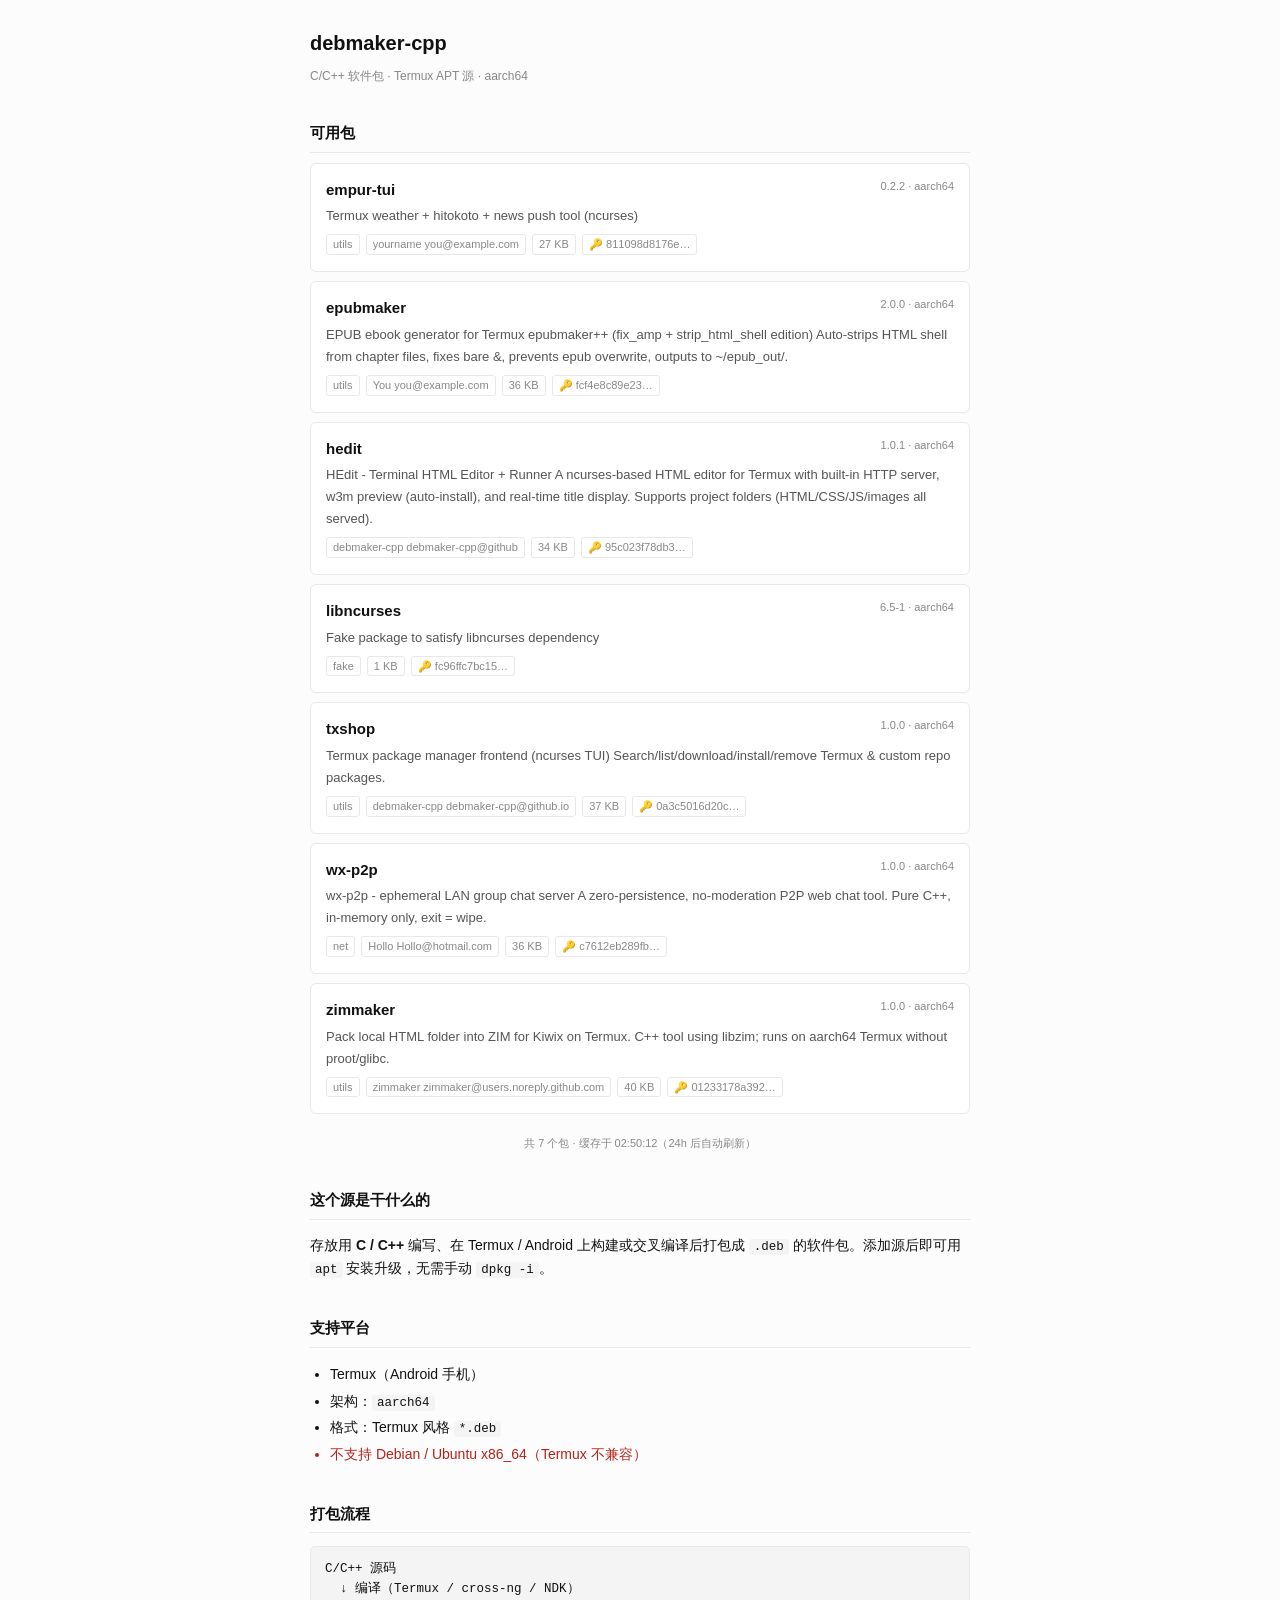
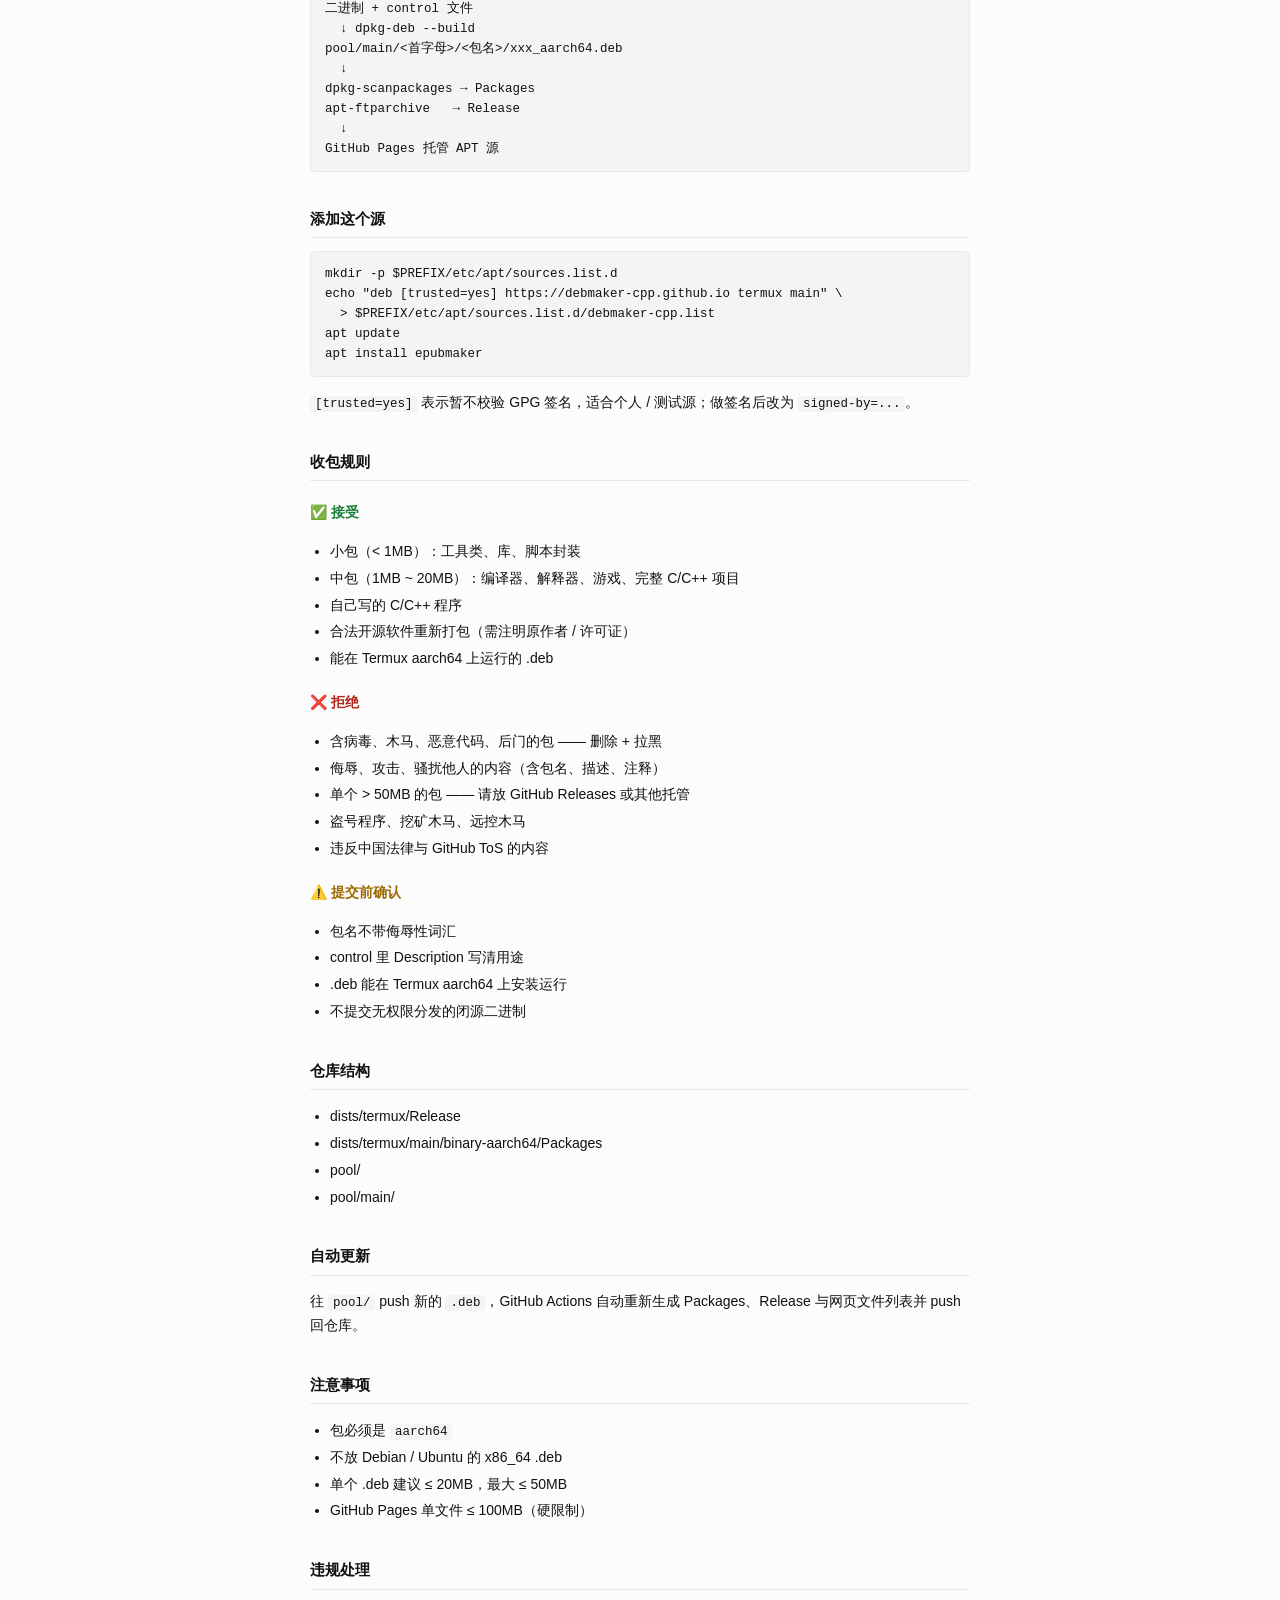
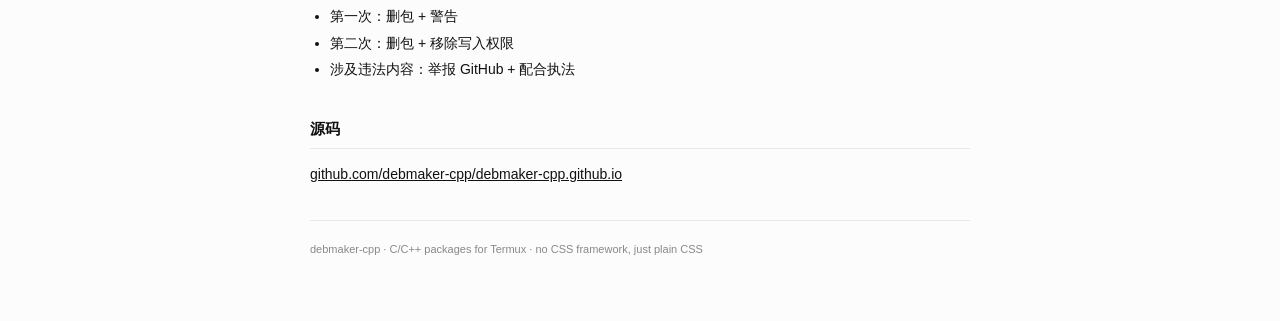
<file: index.html>
<!DOCTYPE html>
<html lang="zh-CN">
<head>
<meta charset="UTF-8">
<meta name="viewport" content="width=device-width,initial-scale=1">
<title>debmaker-cpp · Termux APT 源</title>
<link rel="stylesheet" type="text/css" href="style.css">
</head>
<body>
<div class="wrap">

  <h1>debmaker-cpp</h1>
  <div class="sub">C/C++ 软件包 · Termux APT 源 · aarch64</div>

  <div id="err"></div>

  <h2>可用包</h2>
  <div id="list"><div class="empty">加载中…</div></div>
  <div id="n"></div>

  <h2>这个源是干什么的</h2>
  <p>存放用 <b>C / C++</b> 编写、在 Termux / Android 上构建或交叉编译后打包成
  <code>.deb</code> 的软件包。添加源后即可用 <code>apt</code> 安装升级，无需手动
  <code>dpkg -i</code>。</p>

  <h2>支持平台</h2>
  <ul>
    <li>Termux（Android 手机）</li>
    <li>架构：<code>aarch64</code></li>
    <li>格式：Termux 风格 <code>*.deb</code></li>
    <li class="bad">不支持 Debian / Ubuntu x86_64（Termux 不兼容）</li>
  </ul>

  <h2>打包流程</h2>
<pre>C/C++ 源码
  ↓ 编译（Termux / cross-ng / NDK）
二进制 + control 文件
  ↓ dpkg-deb --build
pool/main/&lt;首字母&gt;/&lt;包名&gt;/xxx_aarch64.deb
  ↓
dpkg-scanpackages → Packages
apt-ftparchive   → Release
  ↓
GitHub Pages 托管 APT 源</pre>

  <h2>添加这个源</h2>
<pre>mkdir -p $PREFIX/etc/apt/sources.list.d
echo "deb [trusted=yes] https://debmaker-cpp.github.io termux main" \
  &gt; $PREFIX/etc/apt/sources.list.d/debmaker-cpp.list
apt update
apt install epubmaker</pre>
  <p><code>[trusted=yes]</code> 表示暂不校验 GPG 签名，适合个人 / 测试源；做签名后改为
  <code>signed-by=...</code>。</p>

  <h2>收包规则</h2>
  <h3 class="ok">✅ 接受</h3>
  <ul>
    <li>小包（&lt; 1MB）：工具类、库、脚本封装</li>
    <li>中包（1MB ~ 20MB）：编译器、解释器、游戏、完整 C/C++ 项目</li>
    <li>自己写的 C/C++ 程序</li>
    <li>合法开源软件重新打包（需注明原作者 / 许可证）</li>
    <li>能在 Termux aarch64 上运行的 .deb</li>
  </ul>
  <h3 class="bad">❌ 拒绝</h3>
  <ul>
    <li>含病毒、木马、恶意代码、后门的包 —— 删除 + 拉黑</li>
    <li>侮辱、攻击、骚扰他人的内容（含包名、描述、注释）</li>
    <li>单个 &gt; 50MB 的包 —— 请放 GitHub Releases 或其他托管</li>
    <li>盗号程序、挖矿木马、远控木马</li>
    <li>违反中国法律与 GitHub ToS 的内容</li>
  </ul>
  <h3 class="warn">⚠️ 提交前确认</h3>
  <ul>
    <li>包名不带侮辱性词汇</li>
    <li>control 里 Description 写清用途</li>
    <li>.deb 能在 Termux aarch64 上安装运行</li>
    <li>不提交无权限分发的闭源二进制</li>
  </ul>

  <h2>仓库结构</h2>
  <ul>
    <li>dists/termux/Release</li>
    <li>dists/termux/main/binary-aarch64/Packages</li>
    <li>pool/</li>
    <li>pool/main/</li>
  </ul>

  <h2>自动更新</h2>
  <p>往 <code>pool/</code> push 新的 <code>.deb</code>，GitHub Actions 自动重新生成
  Packages、Release 与网页文件列表并 push 回仓库。</p>

  <h2>注意事项</h2>
  <ul>
    <li>包必须是 <code>aarch64</code></li>
    <li>不放 Debian / Ubuntu 的 x86_64 .deb</li>
    <li>单个 .deb 建议 ≤ 20MB，最大 ≤ 50MB</li>
    <li>GitHub Pages 单文件 ≤ 100MB（硬限制）</li>
  </ul>

  <h2>违规处理</h2>
  <ul>
    <li>第一次：删包 + 警告</li>
    <li>第二次：删包 + 移除写入权限</li>
    <li>涉及违法内容：举报 GitHub + 配合执法</li>
  </ul>

  <h2>源码</h2>
  <p><a href="https://github.com/debmaker-cpp/debmaker-cpp.github.io">github.com/debmaker-cpp/debmaker-cpp.github.io</a></p>

  <hr>
  <small>debmaker-cpp · C/C++ packages for Termux · no CSS framework, just plain CSS</small>

</div>

<script src="main.js"></script>
</body>
</html>
</file>
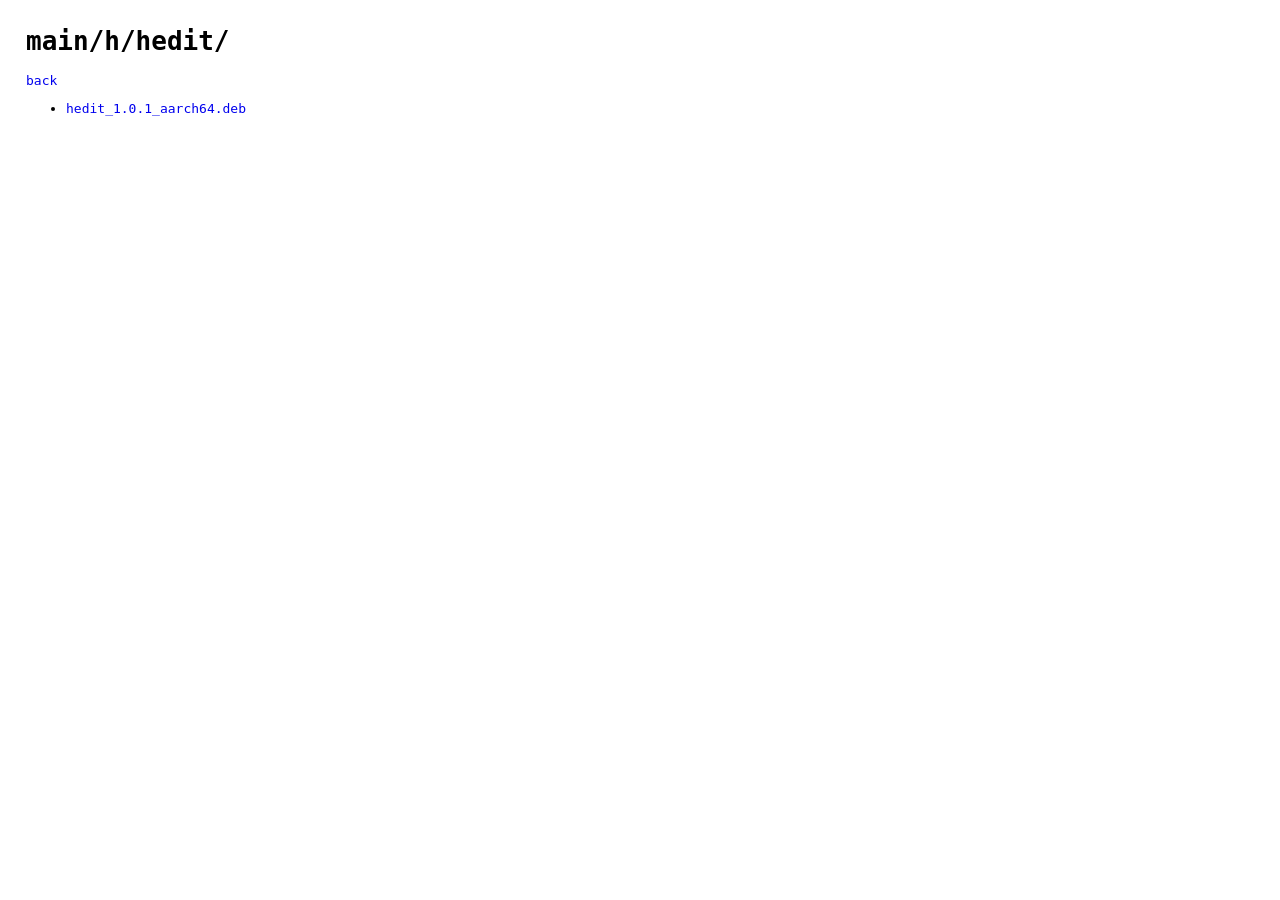
<file: pool/main/h/hedit/index.html>
<!DOCTYPE html>
<html>
<head>
<meta charset="utf-8">
<title>main/h/hedit</title>
<style>
body { font-family: monospace; margin: 2em; }
a { text-decoration: none; }
a:hover { text-decoration: underline; }
li { margin: 0.3em 0; }
</style>
</head>
<body>
<h1>main/h/hedit/</h1>
<p><a href="../index.html">back</a></p>
<ul>
<li><a href="hedit_1.0.1_aarch64.deb">hedit_1.0.1_aarch64.deb</a></li>
</ul></body></html>
</file>
<file: style.css>
:root{--ink:#111;--sub:#888;--line:#e8e8e8}
*{box-sizing:border-box}
body{margin:0;background:#fcfcfc;color:var(--ink);
font:15px/1.7 -apple-system,BlinkMacSystemFont,"Segoe UI",sans-serif;padding:26px 16px 60px}
.wrap{max-width:660px;margin:0 auto}
h1{font-size:20px;margin:0 0 6px}
.sub{font-size:12px;color:var(--sub);margin-bottom:24px}
h2{font-size:15px;margin:34px 0 10px;padding-bottom:6px;border-bottom:1px solid var(--line)}
h3{font-size:14px;margin:20px 0 8px}
p,li{font-size:14px}
code,pre{font:12.5px/1.6 ui-monospace,Menlo,Consolas,monospace}
pre{background:#f4f4f4;border:1px solid var(--line);border-radius:5px;padding:12px 14px;overflow:auto}
code{background:#f4f4f4;padding:1px 5px;border-radius:3px}
a{color:var(--ink)}
ul{padding-left:20px}
li{margin:3px 0}
.ok{color:#1a7f37}.bad{color:#b42318}.warn{color:#9a6700}
hr{border:0;border-top:1px solid var(--line);margin:34px 0 14px}
small{color:var(--sub);font-size:11px}

/* 应用列表 */
.pkg{border:1px solid var(--line);border-radius:6px;padding:13px 15px;margin-bottom:9px;background:#fff}
.pkg h3{margin:0 0 2px;font-size:15px}
.pkg .v{font-size:11px;color:var(--sub);float:right}
.pkg p{margin:3px 0 0;font-size:13px;color:#555}
.tags{margin-top:7px;font-size:11px;color:var(--sub)}
.tag{border:1px solid var(--line);border-radius:3px;padding:0 6px;margin:0 3px 3px 0;display:inline-block}
.empty{color:var(--sub);font-size:13px;padding:24px 0;text-align:center}
.err{border-left:2px solid #b42318;padding:10px 13px;font-size:13px;margin-bottom:14px}
#n{color:var(--sub);font-size:11px;margin-top:20px;text-align:center}
</file>
